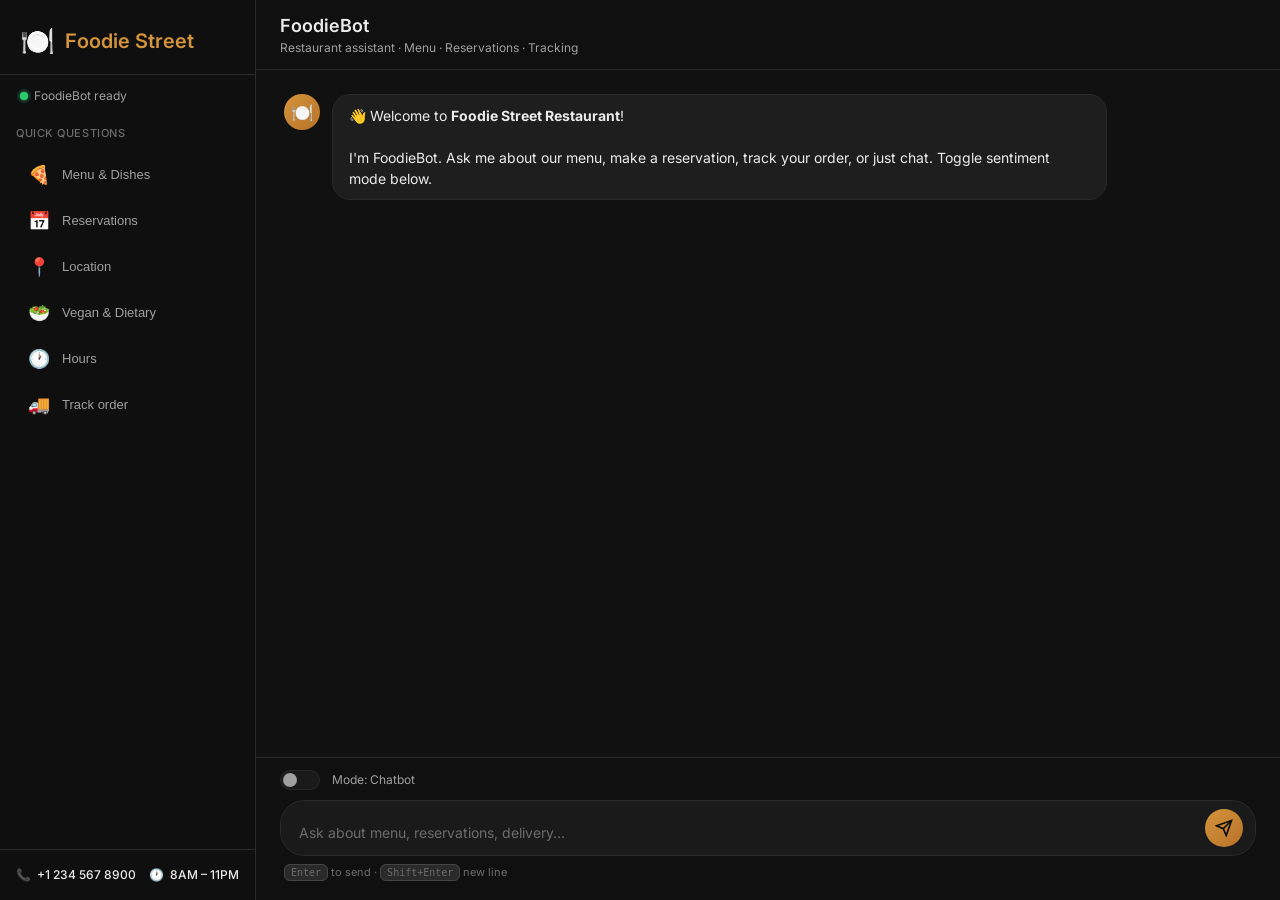
<file: Lab Task 10/templates/index.html>
<!DOCTYPE html>
<html lang="en">
<head>
  <meta charset="UTF-8">
  <meta name="viewport" content="width=device-width, initial-scale=1.0, user-scalable=yes">
  <title>FoodieBot — Foodie Street Restaurant</title>
  <link href="https://fonts.googleapis.com/css2?family=Inter:opsz,wght@14..32,300;14..32,400;14..32,500;14..32,600&display=swap" rel="stylesheet">
  <style>
    * {
      margin: 0;
      padding: 0;
      box-sizing: border-box;
    }

    :root {
      --bg: #0a0a0a;
      --sidebar-bg: #0f0f0f;
      --chat-bg: #111111;
      --surface: #1a1a1a;
      --border: #2a2a2a;
      --accent: #d4943a;
      --accent-hover: #e0a550;
      --text: #ececec;
      --text-muted: #a0a0a0;
      --text-dim: #6c6c6c;
      --bot-bubble: #1e1e1e;
      --user-bubble: #2a2a2a;
      --positive-bg: #1a3a2a;
      --positive-text: #a3e4c2;
      --negative-bg: #3a1a1a;
      --negative-text: #f0b3b3;
      --neutral-bg: #1e2a3a;
      --neutral-text: #c0d0e0;
      --scrollbar-track: #1a1a1a;
      --scrollbar-thumb: #3a3a3a;
      --scrollbar-thumb-hover: #4a4a4a;
    }

    body {
      font-family: 'Inter', sans-serif;
      background: var(--bg);
      color: var(--text);
      height: 100vh;
      overflow: hidden;
      font-size: 15px;
      line-height: 1.5;
    }

    /* ========== CUSTOM SCROLLBARS ========== */
    *::-webkit-scrollbar {
      width: 6px;
      height: 6px;
    }
    *::-webkit-scrollbar-track {
      background: var(--scrollbar-track);
      border-radius: 10px;
    }
    *::-webkit-scrollbar-thumb {
      background: var(--scrollbar-thumb);
      border-radius: 10px;
    }
    *::-webkit-scrollbar-thumb:hover {
      background: var(--scrollbar-thumb-hover);
    }
    /* Firefox */
    * {
      scrollbar-width: thin;
      scrollbar-color: var(--scrollbar-thumb) var(--scrollbar-track);
    }

    /* ========== LAYOUT ========== */
    .app {
      display: flex;
      height: 100%;
      width: 100%;
    }

    /* SIDEBAR (20% on desktop) */
    .sidebar {
      width: 20%;
      min-width: 240px;
      background: var(--sidebar-bg);
      border-right: 1px solid var(--border);
      display: flex;
      flex-direction: column;
      overflow-y: auto;   /* vertical scroll if needed */
      flex-shrink: 0;
    }

    /* Sidebar header with close button (hidden on desktop, visible on mobile) */
    .sidebar-header {
      padding: 20px 20px 12px;
      border-bottom: 1px solid var(--border);
      display: flex;
      align-items: center;
      justify-content: space-between;
    }
    .logo-area {
      display: flex;
      align-items: center;
      gap: 10px;
    }
    .logo-icon { font-size: 28px; }
    .logo-name {
      font-size: 20px;
      font-weight: 600;
      color: var(--accent);
    }
    .sidebar-close {
      background: var(--surface);
      border: 1px solid var(--border);
      border-radius: 8px;
      width: 32px;
      height: 32px;
      color: var(--text-muted);
      font-size: 18px;
      display: none;        /* hidden on desktop */
      align-items: center;
      justify-content: center;
      cursor: pointer;
      transition: 0.2s;
    }
    .sidebar-close:hover {
      color: var(--accent);
      border-color: var(--accent);
    }
    .online-status {
      display: flex;
      align-items: center;
      gap: 6px;
      font-size: 12px;
      color: var(--text-muted);
      margin-top: 12px;
    }
    .dot {
      width: 8px;
      height: 8px;
      border-radius: 50%;
      background: #2ecc71;
      box-shadow: 0 0 4px #2ecc71;
      animation: pulse 2s infinite;
    }
    @keyframes pulse { 0%,100%{ opacity:1; } 50%{ opacity:0.5; } }

    .quick-questions {
      flex: 1;
      padding: 20px 16px;
    }
    .section-label {
      font-size: 11px;
      text-transform: uppercase;
      letter-spacing: 0.05em;
      color: var(--text-dim);
      margin-bottom: 12px;
      font-weight: 500;
    }
    .qb {
      display: flex;
      align-items: center;
      gap: 12px;
      width: 100%;
      padding: 10px 12px;
      background: transparent;
      border: none;
      border-radius: 12px;
      color: var(--text-muted);
      font-size: 13px;
      font-weight: 500;
      cursor: pointer;
      margin-bottom: 4px;
      text-align: left;
      transition: all 0.2s;
    }
    .qb:hover {
      background: var(--surface);
      color: var(--accent);
    }
    .qb-icon { font-size: 18px; }

    .sidebar-footer {
      padding: 16px;
      border-top: 1px solid var(--border);
      font-size: 12px;
      color: var(--text-muted);
      display: flex;
      justify-content: space-between;
      flex-wrap: wrap;
      gap: 8px;
    }
    .footer-item {
      display: flex;
      align-items: center;
      gap: 6px;
    }
    .footer-item b {
      color: var(--text);
      font-weight: 500;
    }

    /* ========== CHAT AREA (80%) ========== */
    .chat {
      flex: 1;
      display: flex;
      flex-direction: column;
      background: var(--chat-bg);
      overflow: hidden;
    }

    .chat-header {
      padding: 12px 24px;
      border-bottom: 1px solid var(--border);
      background: rgba(17,17,17,0.8);
      backdrop-filter: blur(8px);
      display: flex;
      align-items: center;
      gap: 12px;
    }
    .hamburger {
      display: none;
      background: var(--surface);
      border: 1px solid var(--border);
      border-radius: 8px;
      width: 36px;
      height: 36px;
      flex-direction: column;
      align-items: center;
      justify-content: center;
      gap: 4px;
      cursor: pointer;
    }
    .hamburger span {
      width: 18px;
      height: 2px;
      background: var(--text-muted);
      border-radius: 2px;
    }
    .chat-title { font-weight: 600; font-size: 18px; }
    .chat-sub { font-size: 12px; color: var(--text-muted); }

    /* Messages container */
    .messages {
      flex: 1;
      overflow-y: auto;
      padding: 24px 28px;
      display: flex;
      flex-direction: column;
      gap: 20px;
      scroll-behavior: smooth;
    }

    .message {
      display: flex;
      gap: 12px;
      max-width: 85%;
      animation: fadeIn 0.2s ease;
    }
    @keyframes fadeIn {
      from { opacity: 0; transform: translateY(6px); }
      to { opacity: 1; transform: none; }
    }
    .message.user {
      align-self: flex-end;
      flex-direction: row-reverse;
    }
    .avatar {
      width: 36px;
      height: 36px;
      border-radius: 50%;
      background: linear-gradient(135deg, #d4943a, #b8722a);
      display: flex;
      align-items: center;
      justify-content: center;
      font-size: 18px;
      flex-shrink: 0;
    }
    .avatar.user {
      background: #2a2a2a;
      border: 1px solid #444;
    }
    .message-content {
      display: flex;
      flex-direction: column;
      gap: 4px;
    }
    .user .message-content { align-items: flex-end; }
    .bubble {
      padding: 10px 16px;
      border-radius: 18px;
      font-size: 14px;
      line-height: 1.5;
      word-break: break-word;
      background: var(--bot-bubble);
      border: 1px solid var(--border);
    }
    .user .bubble {
      background: var(--user-bubble);
      border-color: #444;
    }
    .timestamp {
      font-size: 10px;
      color: var(--text-dim);
      margin: 0 4px;
    }

    /* Sentiment badge */
    .sentiment-badge {
      display: inline-block;
      font-size: 11px;
      font-weight: 500;
      padding: 3px 10px;
      border-radius: 20px;
      margin-top: 6px;
      width: fit-content;
    }
    .sentiment-badge.positive {
      background: var(--positive-bg);
      color: var(--positive-text);
    }
    .sentiment-badge.negative {
      background: var(--negative-bg);
      color: var(--negative-text);
    }
    .sentiment-badge.neutral {
      background: var(--neutral-bg);
      color: var(--neutral-text);
    }

    /* Typing indicator */
    .typing {
      display: flex;
      gap: 12px;
      align-items: center;
    }
    .typing-dots {
      background: var(--bot-bubble);
      border: 1px solid var(--border);
      border-radius: 20px;
      padding: 10px 18px;
      display: flex;
      gap: 6px;
    }
    .typing-dots span {
      width: 7px;
      height: 7px;
      border-radius: 50%;
      background: var(--accent);
      animation: bounce 1.2s infinite;
    }
    .typing-dots span:nth-child(2) { animation-delay: 0.17s; }
    .typing-dots span:nth-child(3) { animation-delay: 0.34s; }
    @keyframes bounce {
      0%,60%,100% { transform: translateY(0); opacity: 0.4; }
      30% { transform: translateY(-5px); opacity: 1; }
    }

    /* Input area - compact */
    .input-area {
      border-top: 1px solid var(--border);
      background: rgba(17,17,17,0.95);
      backdrop-filter: blur(8px);
      padding: 12px 24px 20px;
    }
    .mode-row {
      display: flex;
      align-items: center;
      gap: 12px;
      margin-bottom: 10px;
      font-size: 12px;
      color: var(--text-muted);
    }
    .toggle-switch {
      position: relative;
      display: inline-block;
      width: 40px;
      height: 20px;
    }
    .toggle-switch input {
      opacity: 0;
      width: 0;
      height: 0;
    }
    .toggle-slider {
      position: absolute;
      cursor: pointer;
      top: 0;
      left: 0;
      right: 0;
      bottom: 0;
      background: var(--surface);
      border: 1px solid var(--border);
      border-radius: 20px;
      transition: 0.2s;
    }
    .toggle-slider:before {
      position: absolute;
      content: "";
      height: 14px;
      width: 14px;
      left: 2px;
      bottom: 2px;
      background: var(--text-muted);
      border-radius: 50%;
      transition: 0.2s;
    }
    input:checked + .toggle-slider {
      background: var(--accent);
      border-color: var(--accent);
    }
    input:checked + .toggle-slider:before {
      transform: translateX(20px);
      background: white;
    }
    .input-wrapper {
      display: flex;
      align-items: flex-end;
      gap: 10px;
      background: var(--surface);
      border: 1px solid var(--border);
      border-radius: 24px;
      padding: 8px 12px 8px 18px;
      transition: 0.2s;
    }
    .input-wrapper:focus-within {
      border-color: var(--accent);
      box-shadow: 0 0 0 2px rgba(212,148,58,0.2);
    }
    #msgInput {
      flex: 1;
      background: none;
      border: none;
      outline: none;
      color: var(--text);
      font-size: 14px;
      font-family: 'Inter', sans-serif;
      resize: none;
      max-height: 100px;
      padding: 6px 0;
    }
    #msgInput::placeholder { color: var(--text-dim); }
    #sendBtn {
      background: linear-gradient(135deg, #d4943a, #b8722a);
      border: none;
      width: 38px;
      height: 38px;
      border-radius: 20px;
      display: flex;
      align-items: center;
      justify-content: center;
      cursor: pointer;
      transition: 0.2s;
      color: #0a0a0a;
    }
    #sendBtn:hover {
      transform: scale(1.05);
      box-shadow: 0 2px 8px rgba(212,148,58,0.4);
    }
    #sendBtn:disabled {
      opacity: 0.5;
      transform: none;
    }
    .hint {
      font-size: 11px;
      color: var(--text-dim);
      margin-top: 8px;
      padding-left: 4px;
    }
    kbd {
      background: #2a2a2a;
      padding: 2px 6px;
      border-radius: 6px;
      font-size: 10px;
      border: 1px solid #444;
    }

    /* Toast */
    .toast {
      position: fixed;
      bottom: 20px;
      left: 50%;
      transform: translateX(-50%);
      background: #3a1a1a;
      border: 1px solid #c96060;
      color: #e08080;
      padding: 8px 18px;
      border-radius: 40px;
      font-size: 12px;
      opacity: 0;
      pointer-events: none;
      transition: 0.2s;
      z-index: 1000;
      white-space: nowrap;
    }
    .toast.show {
      opacity: 1;
      transform: translateX(-50%) translateY(0);
    }

    /* Overlay for mobile sidebar */
    .overlay {
      position: fixed;
      inset: 0;
      background: rgba(0,0,0,0.6);
      z-index: 99;
      opacity: 0;
      pointer-events: none;
      transition: opacity 0.25s;
    }
    .overlay.active {
      opacity: 1;
      pointer-events: all;
    }

    /* Mobile styles (sidebar hidden, hamburger visible, close button visible) */
    @media (max-width: 768px) {
      .sidebar {
        position: fixed;
        left: 0;
        top: 0;
        bottom: 0;
        width: 260px;
        z-index: 100;
        transform: translateX(-100%);
        transition: transform 0.25s ease;
        overflow-y: auto;  /* vertical scroll on mobile */
      }
      .sidebar.open {
        transform: translateX(0);
      }
      .sidebar-close {
        display: flex;     /* show close button on mobile */
      }
      .hamburger {
        display: flex;
      }
      .chat-header {
        padding: 10px 16px;
      }
      .messages {
        padding: 16px;
      }
      .message {
        max-width: 95%;
      }
      .input-area {
        padding: 10px 16px 16px;
      }
      .toast {
        white-space: normal;
        text-align: center;
      }
    }
  </style>
</head>
<body>
<div class="app">
  <!-- Overlay for mobile -->
  <div class="overlay" id="overlay" onclick="closeSidebar()"></div>

  <!-- SIDEBAR -->
  <aside class="sidebar" id="sidebar">
    <div class="sidebar-header">
      <div class="logo-area">
        <span class="logo-icon">🍽️</span>
        <span class="logo-name">Foodie Street</span>
      </div>
      <button class="sidebar-close" id="sidebarCloseBtn" onclick="closeSidebar()">✕</button>
    </div>
    <div class="online-status" style="padding-left:20px;">
      <div class="dot"></div>
      <span>FoodieBot ready</span>
    </div>
    <div class="quick-questions">
      <div class="section-label">Quick questions</div>
      <button class="qb" onclick="quickSend('Show me the menu')"><span class="qb-icon">🍕</span> Menu & Dishes</button>
      <button class="qb" onclick="quickSend('I want to book a table')"><span class="qb-icon">📅</span> Reservations</button>
      <button class="qb" onclick="quickSend('Where are you located?')"><span class="qb-icon">📍</span> Location</button>
      <button class="qb" onclick="quickSend('Do you have vegan options?')"><span class="qb-icon">🥗</span> Vegan & Dietary</button>
      <button class="qb" onclick="quickSend('What are your opening hours?')"><span class="qb-icon">🕐</span> Hours</button>
      <button class="qb" onclick="quickSend('Track my order')"><span class="qb-icon">🚚</span> Track order</button>
    </div>
    <div class="sidebar-footer">
      <div class="footer-item">📞 <b>+1 234 567 8900</b></div>
      <div class="footer-item">🕐 <b>8AM – 11PM</b></div>
    </div>
  </aside>

  <!-- MAIN CHAT AREA -->
  <main class="chat">
    <div class="chat-header">
      <button class="hamburger" id="hamburgerBtn" onclick="toggleSidebar()">
        <span></span><span></span><span></span>
      </button>
      <div>
        <div class="chat-title">FoodieBot</div>
        <div class="chat-sub">Restaurant assistant · Menu · Reservations · Tracking</div>
      </div>
    </div>

    <div class="messages" id="messagesContainer">
      <div class="message bot">
        <div class="avatar">🍽️</div>
        <div class="message-content">
          <div class="bubble">
            👋 Welcome to <strong>Foodie Street Restaurant</strong>!<br><br>
            I'm FoodieBot. Ask me about our menu, make a reservation, track your order, or just chat. Toggle sentiment mode below.
          </div>
          <div class="timestamp"></div>
        </div>
      </div>
    </div>

    <div class="input-area">
      <div class="mode-row">
        <label class="toggle-switch">
          <input type="checkbox" id="modeToggle">
          <span class="toggle-slider"></span>
        </label>
        <span id="modeLabel">Mode: Chatbot</span>
      </div>
      <div class="input-wrapper">
        <textarea id="msgInput" rows="1" placeholder="Ask about menu, reservations, delivery…"></textarea>
        <button id="sendBtn" onclick="sendMessage()">
          <svg width="18" height="18" viewBox="0 0 24 24" fill="none" stroke="currentColor" stroke-width="2.2">
            <line x1="22" y1="2" x2="11" y2="13"/><polygon points="22 2 15 22 11 13 2 9 22 2"/>
          </svg>
        </button>
      </div>
      <div class="hint"><kbd>Enter</kbd> to send · <kbd>Shift+Enter</kbd> new line</div>
    </div>
  </main>
</div>
<div class="toast" id="toastMsg"></div>

<script>
  const API = '/chat';
  const messagesDiv = document.getElementById('messagesContainer');
  const inputEl = document.getElementById('msgInput');
  const sendBtn = document.getElementById('sendBtn');
  const toastEl = document.getElementById('toastMsg');
  const sidebar = document.getElementById('sidebar');
  const overlay = document.getElementById('overlay');
  const modeToggle = document.getElementById('modeToggle');
  const modeLabel = document.getElementById('modeLabel');

  // Sidebar functions
  function toggleSidebar() {
    sidebar.classList.toggle('open');
    if (sidebar.classList.contains('open')) {
      overlay.classList.add('active');
    } else {
      overlay.classList.remove('active');
    }
  }
  function closeSidebar() {
    sidebar.classList.remove('open');
    overlay.classList.remove('active');
  }

  modeToggle.addEventListener('change', (e) => {
    modeLabel.textContent = e.target.checked ? 'Mode: Sentiment Analysis' : 'Mode: Chatbot';
    inputEl.placeholder = e.target.checked ? 'Type a sentence to analyze sentiment...' : 'Ask about menu, reservations, delivery…';
  });

  inputEl.addEventListener('input', () => {
    inputEl.style.height = 'auto';
    inputEl.style.height = Math.min(inputEl.scrollHeight, 100) + 'px';
  });
  inputEl.addEventListener('keydown', (e) => {
    if (e.key === 'Enter' && !e.shiftKey) {
      e.preventDefault();
      sendMessage();
    }
  });

  function timestamp() {
    return new Date().toLocaleTimeString([], { hour: '2-digit', minute: '2-digit' });
  }
  function scrollToBottom() {
    messagesDiv.scrollTo({ top: messagesDiv.scrollHeight, behavior: 'smooth' });
  }
  function showToast(msg) {
    toastEl.textContent = msg;
    toastEl.classList.add('show');
    setTimeout(() => toastEl.classList.remove('show'), 3000);
  }
  function escapeHtml(str) {
    return str.replace(/&/g, '&amp;').replace(/</g, '&lt;').replace(/>/g, '&gt;').replace(/\n/g, '<br>');
  }

  function addUserMessage(text) {
    const div = document.createElement('div');
    div.className = 'message user';
    div.innerHTML = `
      <div class="avatar user">🧑</div>
      <div class="message-content">
        <div class="bubble">${escapeHtml(text)}</div>
        <div class="timestamp">${timestamp()}</div>
      </div>
    `;
    messagesDiv.appendChild(div);
    scrollToBottom();
  }

  function addBotMessage(text, sentiment) {
    let badge = '';
    if (sentiment) {
      let cls = 'neutral';
      if (sentiment.toLowerCase().includes('pos')) cls = 'positive';
      else if (sentiment.toLowerCase().includes('neg')) cls = 'negative';
      let icon = cls === 'positive' ? '😊' : (cls === 'negative' ? '😟' : '😐');
      badge = `<div class="sentiment-badge ${cls}">${icon} ${escapeHtml(sentiment)}</div>`;
    }
    const div = document.createElement('div');
    div.className = 'message bot';
    div.innerHTML = `
      <div class="avatar">🍽️</div>
      <div class="message-content">
        <div class="bubble">${escapeHtml(text)}</div>
        ${badge}
        <div class="timestamp">${timestamp()}</div>
      </div>
    `;
    messagesDiv.appendChild(div);
    scrollToBottom();
  }

  function showTyping() {
    const typingDiv = document.createElement('div');
    typingDiv.id = 'typingIndicator';
    typingDiv.className = 'typing';
    typingDiv.innerHTML = `
      <div class="avatar">🍽️</div>
      <div class="typing-dots"><span></span><span></span><span></span></div>
    `;
    messagesDiv.appendChild(typingDiv);
    scrollToBottom();
  }
  function hideTyping() {
    const el = document.getElementById('typingIndicator');
    if (el) el.remove();
  }

  function quickSend(text) {
    closeSidebar();
    modeToggle.checked = false;
    modeLabel.textContent = 'Mode: Chatbot';
    inputEl.placeholder = 'Ask about menu, reservations, delivery…';
    inputEl.value = text;
    sendMessage();
  }

  async function sendMessage() {
    const text = inputEl.value.trim();
    if (!text) return;
    const currentMode = modeToggle.checked ? 'sentiment' : 'chat';
    inputEl.value = '';
    inputEl.style.height = 'auto';
    sendBtn.disabled = true;
    addUserMessage(text);
    showTyping();

    try {
      const url = `${API}?message=${encodeURIComponent(text)}&mode=${currentMode}`;
      const res = await fetch(url);
      if (!res.ok) throw new Error(`HTTP ${res.status}`);
      const data = await res.json();
      hideTyping();
      addBotMessage(data.response || 'No response.', data.sentiment);
    } catch (err) {
      hideTyping();
      addBotMessage('⚠️ Cannot reach the server. Make sure Flask is running on port 5000.', null);
      showToast('Connection failed — is Flask running?');
    }
    sendBtn.disabled = false;
    inputEl.focus();
  }
</script>
</body>
</html>
</file>
